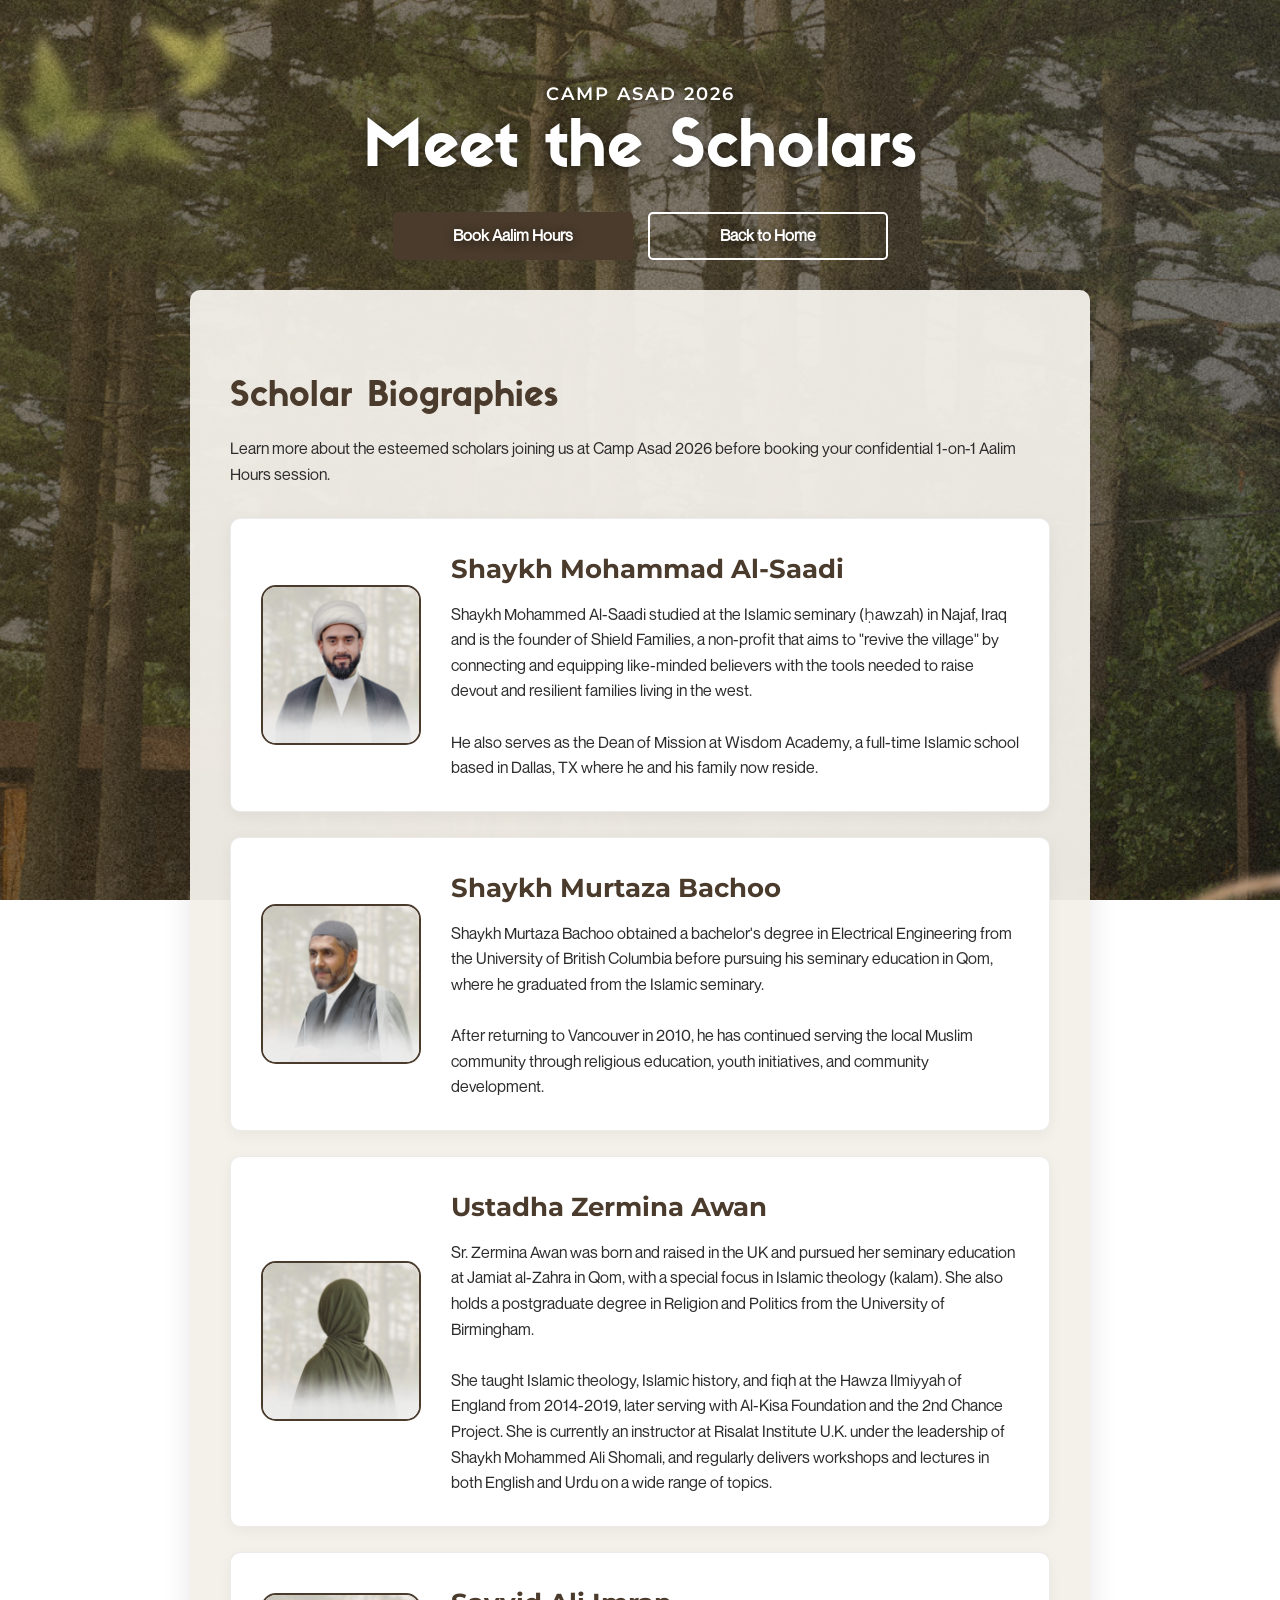
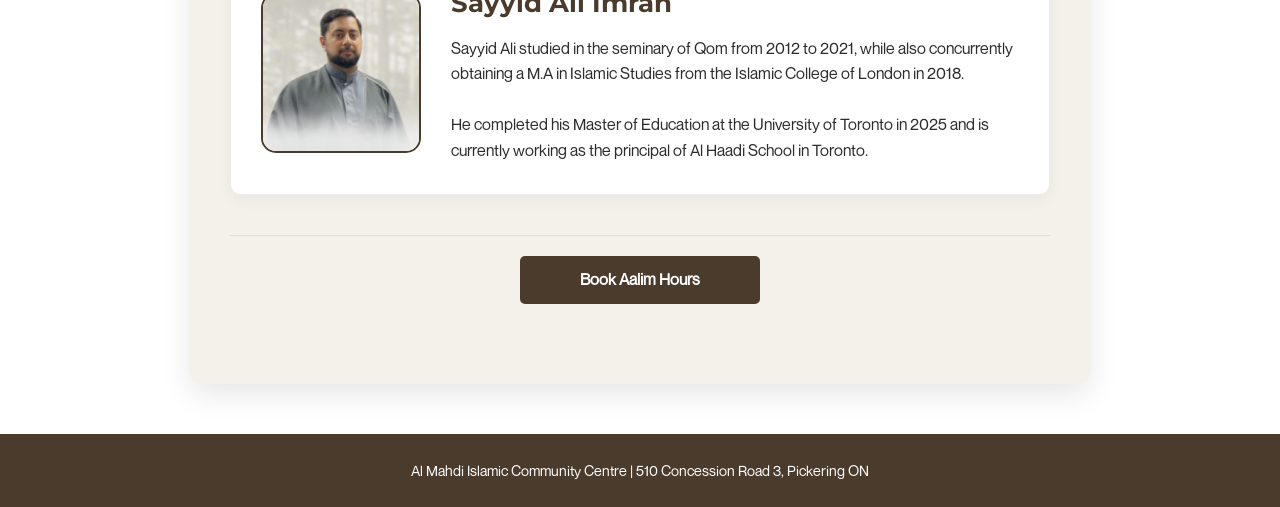
<file: scholars.html>
<!DOCTYPE html>
<html lang="en">
<head>
    <meta charset="UTF-8">
    <meta name="viewport" content="width=device-width, initial-scale=1.0">
    <title>Scholars | Camp Asad 2026</title>
    <!-- Favicon -->
    <link rel="icon" type="image/png" href="favicon.png">
    <link rel="stylesheet" href="styles.css">
</head>
<body>
    <header class="hero" style="padding: 80px 20px 60px;">
        <div class="container hero-content">
            <p class="subtitle">CAMP ASAD 2026</p>
            <h1 class="title">Meet the Scholars</h1>
            <div class="hero-actions" style="margin-top: 30px;">
                <a href="index.html#booking" class="btn btn-primary sizing-fix">Book Aalim Hours</a>
                <a href="index.html" class="btn btn-secondary sizing-fix">Back to Home</a>
            </div>
        </div>
    </header>

    <main class="container content-container">
        <section class="section">
            <h3 class="section-title">Scholar Biographies</h3>
            <p class="section-desc">Learn more about the esteemed scholars joining us at Camp Asad 2026 before booking your confidential 1-on-1 Aalim Hours session.</p>
            
            <div style="display: flex; flex-direction: column; gap: 25px; margin-top: 30px;">
                
                <!-- Shaykh Mohammad Al-Saadi -->
                <div class="scholar-card">
                    <img src="saadi.png" alt="Shaykh Mohammad Al-Saadi" class="scholar-img">
                    <div class="scholar-info">
                        <h4 class="scholar-name">Shaykh Mohammad Al-Saadi</h4>
                        <p>
                            Shaykh Mohammed Al-Saadi studied at the Islamic seminary (ḥawzah) in Najaf, Iraq and is the founder of Shield Families, a non-profit that aims to "revive the village" by connecting and equipping like-minded believers with the tools needed to raise devout and resilient families living in the west. 
                            <br><br>
                            He also serves as the Dean of Mission at Wisdom Academy, a full-time Islamic school based in Dallas, TX where he and his family now reside.
                        </p>
                    </div>
                </div>
                
                <!-- Shaykh Murtaza Bachoo -->
                <div class="scholar-card">
                    <img src="bachoo.png" alt="Shaykh Murtaza Bachoo" class="scholar-img">
                    <div class="scholar-info">
                        <h4 class="scholar-name">Shaykh Murtaza Bachoo</h4>
                        <p>
                            Shaykh Murtaza Bachoo obtained a bachelor's degree in Electrical Engineering from the University of British Columbia before pursuing his seminary education in Qom, where he graduated from the Islamic seminary.
                            <br><br>
                            After returning to Vancouver in 2010, he has continued serving the local Muslim community through religious education, youth initiatives, and community development.
                        </p>
                    </div>
                </div>

                <!-- Ustadha Zermina Awan -->
                <div class="scholar-card">
                    <img src="zermina.png" alt="Ustadha Zermina Awan" class="scholar-img">
                    <div class="scholar-info">
                        <h4 class="scholar-name">Ustadha Zermina Awan</h4>
                        <p>
                            Sr. Zermina Awan was born and raised in the UK and pursued her seminary education at Jamiat al-Zahra in Qom, with a special focus in Islamic theology (kalam). She also holds a postgraduate degree in Religion and Politics from the University of Birmingham.
                            <br><br>
                            She taught Islamic theology, Islamic history, and fiqh at the Hawza Ilmiyyah of England from 2014-2019, later serving with Al-Kisa Foundation and the 2nd Chance Project. She is currently an instructor at Risalat Institute U.K. under the leadership of Shaykh Mohammed Ali Shomali, and regularly delivers workshops and lectures in both English and Urdu on a wide range of topics.
                        </p>
                    </div>
                </div>
                
                  <!-- Sayyid Ali Imran -->
                <div class="scholar-card">
                    <img src="ali-imran.png" alt="Sayyid Ali Imran" class="scholar-img">
                    <div class="scholar-info">
                        <h4 class="scholar-name">Sayyid Ali Imran</h4>
                        <p>
                            Sayyid Ali studied in the seminary of Qom from 2012 to 2021, while also concurrently obtaining a M.A in Islamic Studies from the Islamic College of London in 2018. 
                            <br><br>
                            He completed his Master of Education at the University of Toronto in 2025 and is currently working as the principal of Al Haadi School in Toronto.
                        </p>
                    </div>
                </div>

            </div>
            
            <!-- Bottom Call to Action -->
            <div style="text-align: center; margin-top: 40px; padding-top: 20px; border-top: 1px solid rgba(74, 59, 44, 0.1);">
                <a href="index.html#booking" class="btn btn-primary sizing-fix">Book Aalim Hours</a>
            </div>
            
        </section>
    </main>

    <footer>
        <p>Al Mahdi Islamic Community Centre | 510 Concession Road 3, Pickering ON</p>
    </footer>
</body>
</html>
</file>
<file: styles.css>
/* Color Palette & Font Setup */
:root {
    --primary-brown: #4A3B2C;
    --secondary-brown: #6b5641;
    --accent-gold: #c2a77a;
    --bg-cream: #F4F1EA;
    --text-dark: #2C2C2C;
    --text-light: #FFFFFF;
    --disabled-grey: #D3D3D3;
    --error-red: #A33333;
}

@font-face {
    font-family: 'Sifonn';
    src: url('SIFONN_PRO.otf') format('opentype');
    font-weight: normal;
    font-style: normal;
}

@font-face {
    font-family: 'Neue Montreal';
    src: url('NeueMontreal-Regular.otf') format('opentype');
    font-weight: normal;
    font-style: normal;
}

@font-face {
    font-family: 'Montserrat';
    src: url('Montserrat-VariableFont_wght.ttf') format('truetype');
    font-weight: 100 900;
    font-style: normal;
}

* {
    box-sizing: border-box;
    margin: 0;
    padding: 0;
}

body {
    font-family: 'Neue Montreal', 'Montserrat', sans-serif;
    background: url('website-bg.png') no-repeat center center fixed;
    background-size: cover;
    color: var(--text-dark);
    line-height: 1.6;
}

@media (max-width: 768px) {
    body {
        background: url('mobile-bg.png') no-repeat center center fixed;
        background-size: cover;
        background-color: var(--primary-brown); 
    }
}

.container {
    max-width: 900px;
    margin: 0 auto;
    padding: 0 20px;
}

.content-container {
    background-color: rgba(244, 241, 234, 0.95); 
    border-radius: 10px;
    padding: 40px;
    margin-top: -30px; 
    margin-bottom: 50px;
    box-shadow: 0 10px 30px rgba(0,0,0,0.1);
}

/* Hero Section */
.hero {
    color: var(--text-light);
    text-align: center;
    padding: 100px 20px 80px;
    background: transparent; 
    text-shadow: 0 2px 10px rgba(0,0,0,0.5); 
}

.subtitle {
    font-family: 'Montserrat', sans-serif;
    font-size: 1.1rem;
    font-weight: 600;
    letter-spacing: 2px;
    text-transform: uppercase;
    margin-bottom: 10px;
}

.title {
    font-family: 'Sifonn', 'Montserrat', sans-serif;
    font-size: 4rem; 
    line-height: 1;
    margin-bottom: 20px;
}

.date-badge {
    display: inline-block;
    border: 2px solid var(--text-light);
    border-radius: 30px;
    padding: 8px 20px;
    font-size: 1.1rem;
    margin-bottom: 25px;
    background-color: rgba(0,0,0,0.2); 
}

.theme {
    font-size: 1.5rem;
    font-style: normal;
    margin-bottom: 35px;
}

/* Buttons */
.btn {
    display: inline-flex;
    align-items: center;
    justify-content: center;
    padding: 12px 25px;
    border-radius: 5px;
    text-decoration: none;
    font-weight: bold;
    transition: all 0.3s ease;
    cursor: pointer;
    border: none;
    font-family: 'Neue Montreal', 'Montserrat', sans-serif;
    font-size: 1rem;
}

.btn-primary {
    background-color: var(--primary-brown);
    color: var(--text-light);
}

.btn-primary:hover {
    background-color: var(--secondary-brown);
}

.btn-secondary {
    background-color: transparent;
    color: var(--text-light);
    border: 2px solid var(--text-light);
}

.btn-secondary:hover {
    background-color: var(--text-light);
    color: var(--primary-brown);
}

.hero-actions {
    display: flex;
    justify-content: center;
    align-items: center;
    gap: 15px;
    flex-wrap: wrap; 
}

.sizing-fix {
    width: 240px;
    height: 48px;
}

/* Sections */
.section {
    padding: 40px 0;
    border-bottom: 1px solid rgba(74, 59, 44, 0.1);
}

.section:last-child {
    border-bottom: none;
}

.section-title {
    font-family: 'Sifonn', 'Montserrat', sans-serif;
    font-size: 2.2rem;
    color: var(--primary-brown);
    margin-bottom: 10px;
}

.section-desc {
    font-size: 1rem;
    margin-bottom: 25px;
}

/* Schedule Image Container */
.schedule-img-container {
    width: 100%;
    overflow-x: auto; 
    -webkit-overflow-scrolling: touch; 
    border-radius: 10px;
    border: 1px solid rgba(74, 59, 44, 0.2);
    box-shadow: 0 4px 15px rgba(0,0,0,0.05);
    background-color: #e5e0d8;
}

.schedule-img-container img {
    min-width: 800px; 
    width: 100%; 
    height: auto;
    display: block;
}

.mobile-swipe-note {
    display: none;
    text-align: center;
    font-size: 0.85rem;
    color: var(--secondary-brown);
    margin-top: 15px;
}

@media (max-width: 768px) {
    .mobile-swipe-note {
        display: block;
    }
}

/* Booking Tool */
.booking-container {
    background: #fff;
    padding: 20px;
    border-radius: 10px;
    box-shadow: 0 4px 15px rgba(0,0,0,0.05);
}

@media (min-width: 768px) {
    .booking-container {
        padding: 40px;
    }
}

.booking-step {
    margin-bottom: 30px;
    transition: opacity 0.3s ease;
}

.booking-step.disabled {
    opacity: 0.3;
    pointer-events: none;
}

.booking-step h4 {
    margin-bottom: 15px;
    font-size: 1.2rem;
    color: var(--primary-brown);
}

/* Grids */
.scholar-grid {
    display: grid;
    grid-template-columns: 1fr;
    gap: 10px;
}

@media (min-width: 600px) {
    .scholar-grid {
        grid-template-columns: repeat(2, 1fr);
    }
}

.scholar-btn, .time-btn {
    padding: 12px;
    border: 1px solid var(--primary-brown);
    background: transparent;
    color: var(--primary-brown);
    border-radius: 5px;
    cursor: pointer;
    font-size: 0.95rem;
    transition: all 0.2s;
    font-family: 'Neue Montreal', 'Montserrat', sans-serif;
    text-align: center;
}

.scholar-btn.selected, .time-btn.selected {
    background: var(--primary-brown);
    color: #fff;
}

.scholar-btn:hover:not(.selected) {
    background: rgba(74, 59, 44, 0.1);
}

/* Date Tabs */
.date-tabs {
    display: flex;
    gap: 8px;
    margin-bottom: 20px;
    overflow-x: auto;
    padding-bottom: 5px;
}

.date-btn {
    padding: 10px 15px;
    border: none;
    background: #e5e0d8;
    border-radius: 5px;
    cursor: pointer;
    font-weight: bold;
    font-family: 'Neue Montreal', 'Montserrat', sans-serif;
    white-space: nowrap;
}

.date-btn.active {
    background: var(--primary-brown);
    color: #fff;
}

.time-grid {
    display: grid;
    grid-template-columns: repeat(2, 1fr);
    gap: 8px;
}

@media (min-width: 500px) {
    .time-grid {
        grid-template-columns: repeat(4, 1fr);
    }
}

.time-btn:disabled {
    background: var(--disabled-grey);
    border-color: var(--disabled-grey);
    color: #888;
    cursor: not-allowed;
    text-decoration: line-through;
}

/* Form Elements */
#booking-form {
    display: flex;
    flex-direction: column;
    gap: 12px;
}

input, textarea {
    width: 100%;
    padding: 12px;
    border: 1px solid #ccc;
    border-radius: 5px;
    font-family: 'Neue Montreal', 'Montserrat', sans-serif;
    font-size: 1rem;
}

.privacy-notice {
    font-size: 0.8rem;
    color: #666;
}

.submit-btn {
    width: 100%;
    font-size: 1rem;
}

footer {
    text-align: center;
    padding: 25px;
    background: var(--primary-brown);
    color: #fff;
    font-size: 0.9rem;
}

/* Modals */
.modal {
    display: none;
    position: fixed;
    z-index: 1000;
    left: 0;
    top: 0;
    width: 100%;
    height: 100%;
    background-color: rgba(0, 0, 0, 0.7);
    backdrop-filter: blur(5px);
}

.modal.show {
    display: flex;
    align-items: center;
    justify-content: center;
}

.modal-content {
    background-color: var(--bg-cream);
    width: 95%;
    max-width: 1000px;
    height: 85vh;
    border-radius: 10px;
    position: relative;
    box-shadow: 0 10px 40px rgba(0,0,0,0.5);
    display: flex;
    flex-direction: column;
}

/* PDF Modal Specifics */
.pdf-modal-content {
    height: 90vh;
}

.desktop-pdf {
    display: block;
    width: 100%;
    height: 100%;
}

.mobile-pdf-action {
    display: none;
    padding: 40px 20px;
    text-align: center;
    justify-content: center;
    align-items: center;
    flex-direction: column;
    height: 100%;
}

@media (max-width: 768px) {
    .desktop-pdf {
        display: none;
    }
    .mobile-pdf-action {
        display: flex;
    }
}

.close-btn {
    position: absolute;
    top: -12px;
    right: -12px;
    background: var(--error-red);
    color: white;
    width: 36px;
    height: 36px;
    border-radius: 50%;
    display: flex;
    align-items: center;
    justify-content: center;
    font-size: 20px;
    font-weight: bold;
    cursor: pointer;
    box-shadow: 0 2px 10px rgba(0,0,0,0.3);
    z-index: 1001;
    transition: background 0.2s;
}

.close-btn:hover {
    background: #8b2b2b;
}

.iframe-container {
    flex-grow: 1;
    width: 100%;
    height: 100%;
    border-radius: 10px;
    overflow: hidden;
}

.iframe-container iframe {
    width: 100%;
    height: 100%;
    border: none;
}

/* Notices & Success Modal Extensions */
.cancel-notice {
    font-size: 0.85rem;
    color: var(--secondary-brown);
    margin-bottom: 15px;
    font-weight: bold;
}

.mt-20 {
    margin-top: 20px;
}

.success-box {
    height: auto;
    min-height: 250px;
    max-width: 450px;
    padding: 30px;
    text-align: center;
    justify-content: center;
    align-items: center;
}

.success-msg {
    font-size: 1rem;
    margin-bottom: 10px;
}

/* Scholar Bios Layout */
.scholar-card {
    display: flex;
    flex-direction: row;
    gap: 30px;
    align-items: center;
    background: #fff;
    padding: 30px;
    border-radius: 10px;
    border: 1px solid rgba(74, 59, 44, 0.1);
    box-shadow: 0 4px 15px rgba(0,0,0,0.05);
}

.scholar-img {
    width: 160px;
    height: 160px;
    border-radius: 15px; 
    object-fit: cover;
    border: 2px solid var(--primary-brown); 
    flex-shrink: 0; 
}

.scholar-info {
    flex-grow: 1;
}

.scholar-name {
    font-family: 'Montserrat', sans-serif;
    font-size: 1.6rem;
    color: var(--primary-brown);
    margin-bottom: 12px;
    font-weight: 700;
}

@media (max-width: 768px) {
    .scholar-card {
        flex-direction: column;
        text-align: center;
        padding: 20px;
    }
}
</file>
